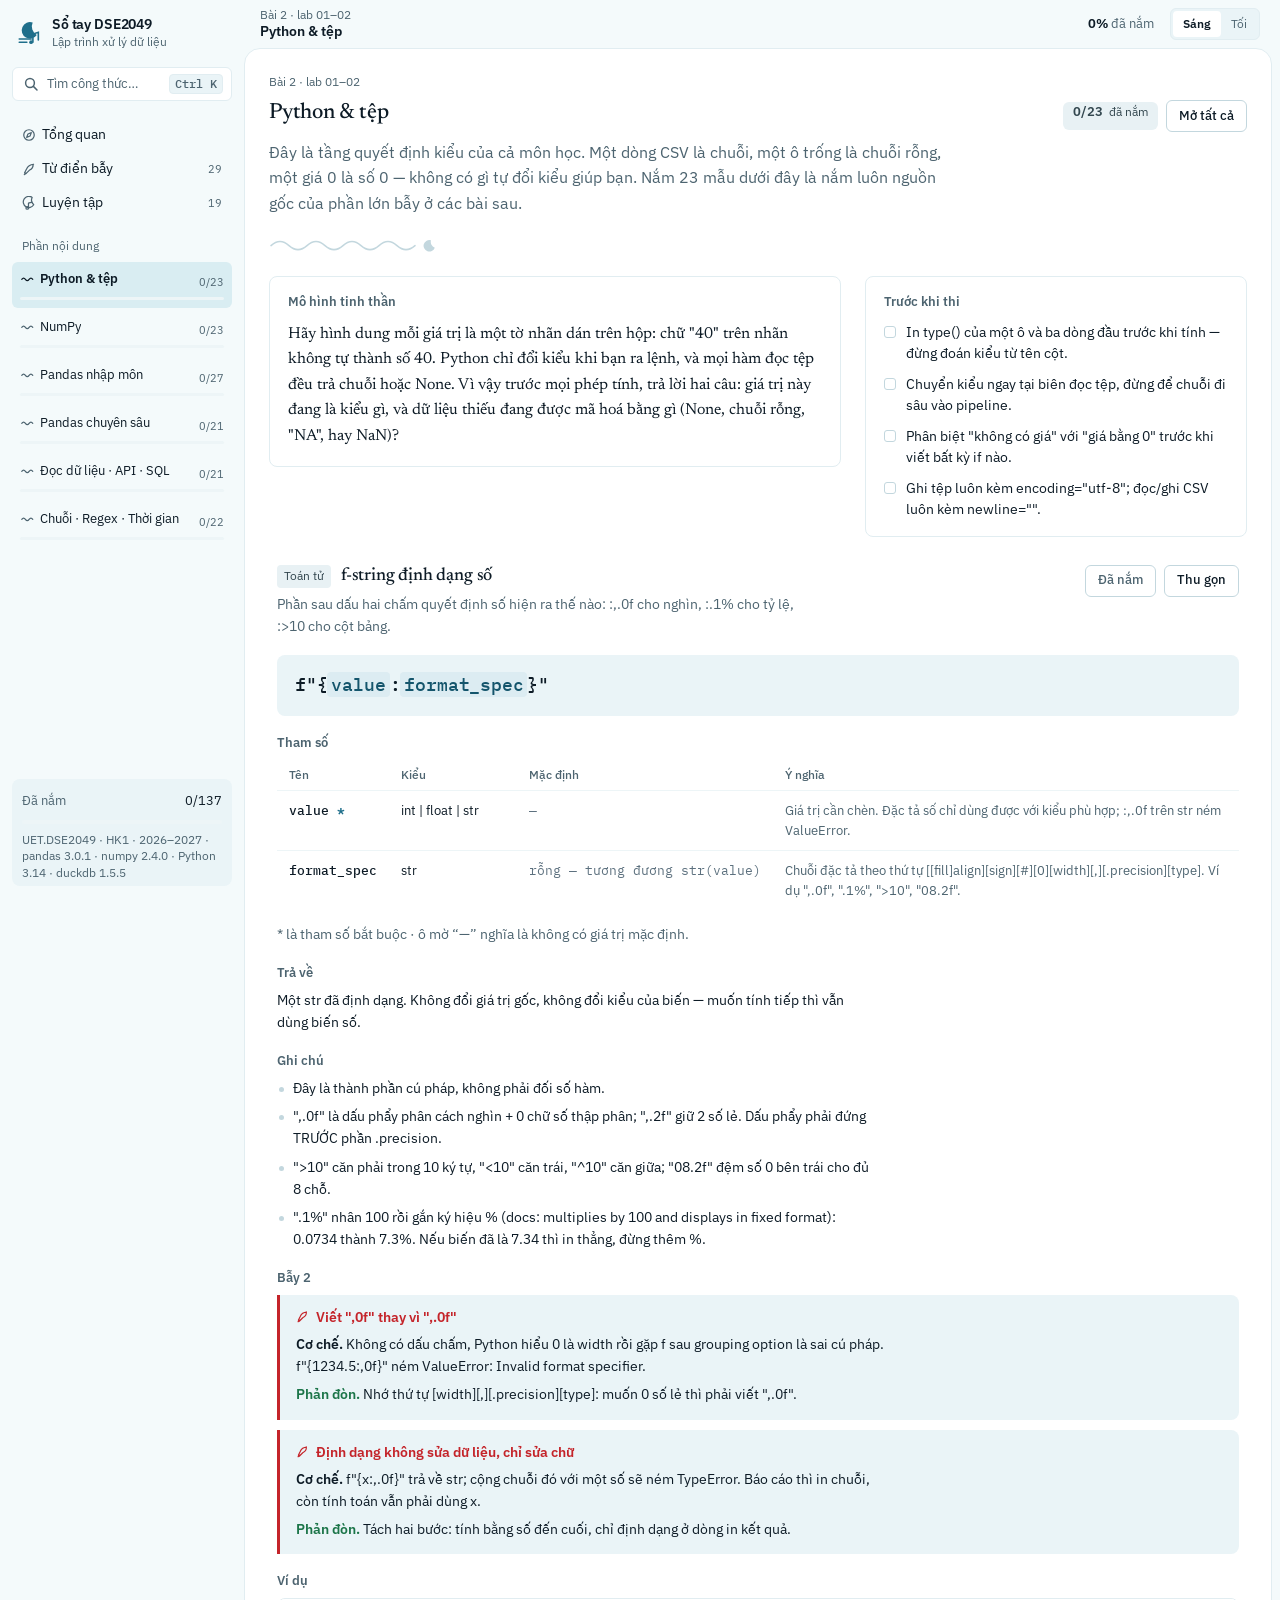
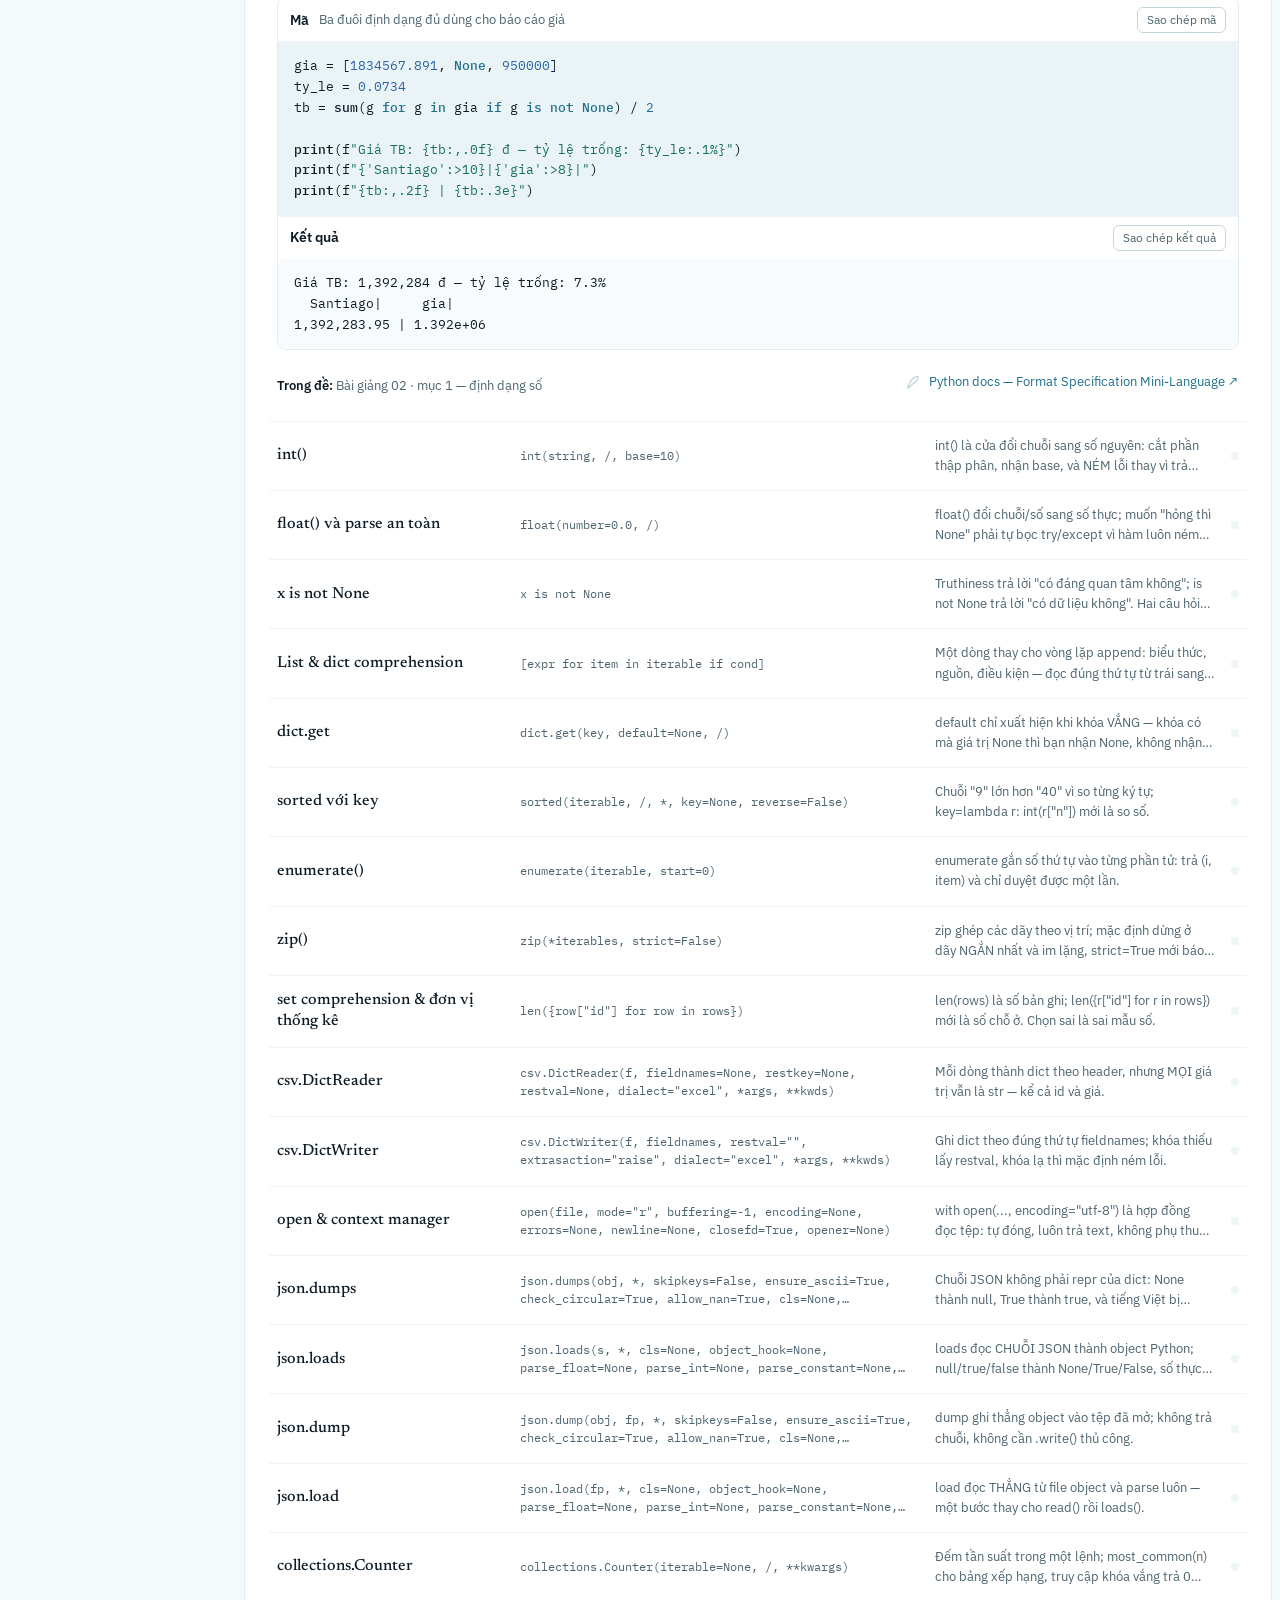
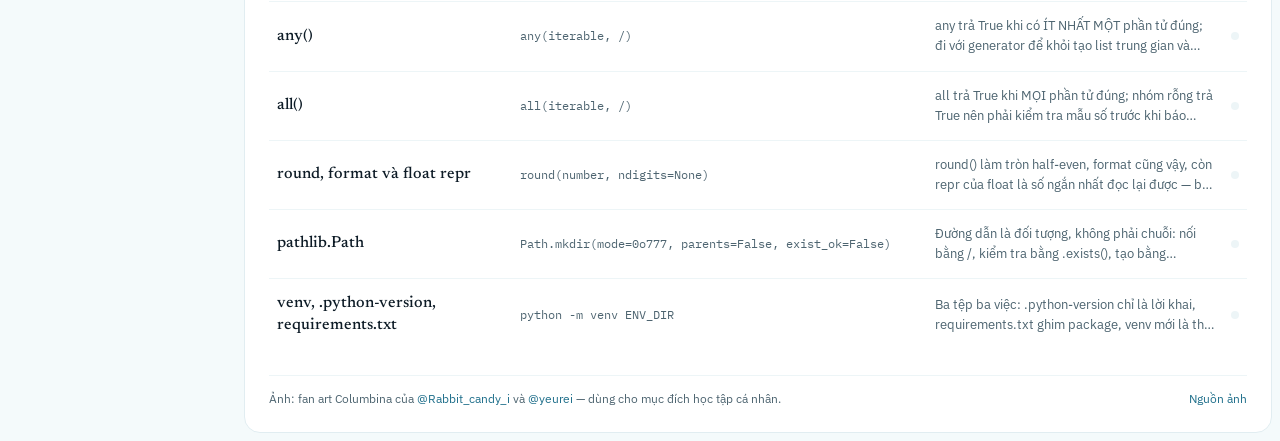
<file: index.html>
<!doctype html>
<html lang="vi">
  <head>
    <meta charset="utf-8" />
    <meta name="viewport" content="width=device-width, initial-scale=1" />
    <title>Sổ tay công thức — UET.DSE2049 Lập trình xử lý dữ liệu</title>
    <meta
      name="description"
      content="Sổ tay công thức Python, NumPy, pandas, SQL, regex và thời gian cho môn UET.DSE2049: tra cú pháp, đối số, bẫy thi và ví dụ chạy được trong vài giây."
    />
    <meta name="color-scheme" content="light dark" />
    <link
      rel="icon"
      href="data:image/svg+xml,%3Csvg xmlns='http://www.w3.org/2000/svg' viewBox='0 0 32 32'%3E%3Crect width='32' height='32' rx='7' fill='%231b6c80'/%3E%3Cpath d='M10 7.5v17' stroke='%23ffffff' stroke-width='2'/%3E%3Ccircle cx='10' cy='11.5' r='2.4' fill='%23ffffff'/%3E%3Ccircle cx='10' cy='20.5' r='2.4' fill='%23ffffff'/%3E%3Cpath d='M15 11.5h8M15 16h8M15 20.5h5' stroke='%23ffffff' stroke-width='2' stroke-linecap='round'/%3E%3C/svg%3E"
    />
    <script>
      // Ghi chủ đề trước khi vẽ để không nháy màu khi đổi sáng/tối.
      (function () {
        var t = null;
        try {
          t = localStorage.getItem('dse.theme.v1');
        } catch (e) {}
        if (t !== 'light' && t !== 'dark') {
          t = window.matchMedia && window.matchMedia('(prefers-color-scheme: dark)').matches ? 'dark' : 'light';
        }
        document.documentElement.setAttribute('data-theme', t);
      })();
    </script>
    <link rel="preconnect" href="https://fonts.googleapis.com" />
    <link rel="preconnect" href="https://fonts.gstatic.com" crossorigin />
    <link
      href="https://fonts.googleapis.com/css2?family=Newsreader:ital,wght@0,400;0,500;0,600;1,400&family=IBM+Plex+Mono:wght@400;500&family=IBM+Plex+Sans:wght@400;500;600&display=swap"
      rel="stylesheet"
    />
    <link rel="stylesheet" href="assets/styles.css" />
  </head>
  <body>
    <a class="skip-link" href="#sheet">Bỏ qua mục lục, tới nội dung</a>

    <aside class="sidebar" id="sidebar" aria-label="Mục lục sổ tay">
      <div class="brand">
        <svg class="brand-mark" viewBox="0 0 24 24" aria-hidden="true" focusable="false">
          <path class="mark-moon" d="M15.4 2.4a7.6 7.6 0 1 0 3.8 11.4A8.8 8.8 0 0 1 15.4 2.4Z" />
          <path class="mark-rule" d="M3 17.5h11M3 20.5h7" />
          <path class="mark-rule" d="M15.6 20.5V13l5-1.6v7" />
          <circle class="mark-dot" cx="13.9" cy="20.5" r="1.7" />
        </svg>
        <span class="brand-text">
          <span class="brand-name">Sổ tay DSE2049</span>
          <span class="brand-sub">Lập trình xử lý dữ liệu</span>
        </span>
      </div>

      <button class="search-trigger" id="searchTrigger" type="button" aria-haspopup="dialog">
        <svg class="ico" viewBox="0 0 16 16" aria-hidden="true" focusable="false">
          <circle cx="7" cy="7" r="4.4" />
          <path d="M10.4 10.4 14 14" />
        </svg>
          <span class="search-label">Tìm công thức…</span>
        <kbd class="kbd" id="searchKbd">Ctrl K</kbd>
      </button>

      <nav class="nav" aria-label="Điều hướng chính">
        <a class="nav-item" href="#/tong-quan" data-nav="tong-quan">
          <span class="nav-lead">
            <svg class="nav-ico" viewBox="0 0 16 16" aria-hidden="true" focusable="false">
              <circle cx="8" cy="8" r="6" />
              <path d="M10.7 5.3 9.2 9.2 5.3 10.7 6.8 6.8z" />
            </svg>
            <span>Tổng quan</span>
          </span>
        </a>
        <a class="nav-item" href="#/bay" data-nav="bay">
          <span class="nav-lead">
            <svg class="nav-ico" viewBox="0 0 16 16" aria-hidden="true" focusable="false">
              <path d="M13.2 2.6c-4 .2-6.7 2.2-8 5.4L3 12.4l1.2 1.2 4.1-4.1c2.9-1.4 4.6-4 4.4-6.6z" />
              <path d="M4.4 12.6 2.6 14.4" />
            </svg>
            <span>Từ điển bẫy</span>
          </span>
          <span class="nav-count num" id="navTrapCount">0</span>
        </a>
        <a class="nav-item" href="#/luyen-tap" data-nav="luyen-tap">
          <span class="nav-lead">
            <svg class="nav-ico" viewBox="0 0 16 16" aria-hidden="true" focusable="false">
              <path class="is-fill" d="M11.6 1.6A6.4 6.4 0 1 0 13.4 10 7.2 7.2 0 0 1 11.6 1.6z" />
              <path d="M7.4 13.6V8.2l4-1.2" />
              <circle cx="6" cy="13.6" r="1.5" />
            </svg>
            <span>Luyện tập</span>
          </span>
          <span class="nav-count num" id="navExamCount">0</span>
        </a>
        <p class="nav-label">Phần nội dung</p>
        <div class="nav-sections" id="navSections"></div>
      </nav>

      <div class="sidebar-foot">
        <div class="foot-line">
          <span class="foot-label">Đã nắm</span>
          <span class="num" id="footProgress">0/0</span>
        </div>
        <div class="foot-track" aria-hidden="true"><i id="footBar" style="width: 0%"></i></div>
        <p class="foot-meta" id="footMeta"></p>
      </div>
    </aside>

    <div class="scrim" id="scrim" hidden></div>

    <header class="topbar">
      <button class="icon-btn menu-btn" id="menuBtn" type="button" aria-label="Mở mục lục" aria-expanded="false">
        <svg class="ico" viewBox="0 0 16 16" aria-hidden="true" focusable="false">
          <path d="M2 4h12M2 8h12M2 12h12" />
        </svg>
      </button>
      <div class="topbar-view">
        <span class="view-kicker" id="viewKicker"></span>
        <span class="view-name" id="viewName">Tổng quan</span>
      </div>
      <div class="topbar-right">
        <button class="icon-btn topbar-search" id="topSearch" type="button" aria-label="Tìm công thức, bẫy">
          <svg class="ico" viewBox="0 0 16 16" aria-hidden="true" focusable="false">
            <circle cx="7" cy="7" r="4.4" />
            <path d="M10.4 10.4 14 14" />
          </svg>
        </button>
        <p class="topbar-progress">
          <span class="num" id="topPercent">0%</span> <span>đã nắm</span>
        </p>
        <div class="theme-switch" role="group" aria-label="Chế độ sáng tối">
          <button type="button" data-theme-set="light">Sáng</button>
          <button type="button" data-theme-set="dark">Tối</button>
        </div>
      </div>
    </header>

    <main class="sheet" id="sheet" tabindex="-1">
      <div class="view" id="view"></div>
      <footer class="app-footer">
        <p class="foot-credit">
          Ảnh: fan art Columbina của <a href="https://x.com/Rabbit_candy_i" target="_blank" rel="noopener noreferrer">@Rabbit_candy_i</a>
          và <a href="https://x.com/yeurei" target="_blank" rel="noopener noreferrer">@yeurei</a> — dùng cho mục đích học tập cá nhân.
        </p>
        <a href="#/nguon-anh">Nguồn ảnh</a>
      </footer>
    </main>

    <div class="overlay" id="overlay" hidden>
      <div class="overlay-box" role="dialog" aria-modal="true" aria-label="Tìm kiếm toàn cục">
        <div class="overlay-field">
          <svg class="ico" viewBox="0 0 16 16" aria-hidden="true" focusable="false">
            <circle cx="7" cy="7" r="4.4" />
            <path d="M10.4 10.4 14 14" />
          </svg>
          <input
            id="searchInput"
            type="text"
            placeholder="Nhập tên hàm, đối số, bẫy — gõ không dấu cũng được"
            autocomplete="off"
            spellcheck="false"
            aria-label="Ô tìm kiếm"
            aria-controls="searchResults"
          />
          <button class="ghost-btn" id="searchClose" type="button">Đóng</button>
        </div>
        <p class="overlay-hint">Phím mũi tên di chuyển · Enter mở · Esc đóng</p>
        <div class="overlay-results" id="searchResults" aria-live="polite"></div>
      </div>
    </div>

    <noscript>
      <div class="noscript">
        <p>
          Sổ tay này cần JavaScript để tra cứu công thức và bẫy. Nếu bạn tắt JavaScript, hãy mở trực tiếp các
          file trong thư mục <code>site/data/</code> để đọc dữ liệu gốc.
        </p>
      </div>
    </noscript>

    <!-- data:start -->
    <script src="data/00-manifest.js"></script>
    <script src="data/99-example.js"></script>
    <script src="data/01-python.js"></script>
    <script src="data/02-numpy.js"></script>
    <script src="data/03-pandas-co-ban.js"></script>
    <script src="data/04-pandas-nang-cao.js"></script>
    <script src="data/05-du-lieu-sql.js"></script>
    <script src="data/06-regex-thoi-gian.js"></script>
    <script src="data/07-bay.js"></script>
    <script src="data/08-luyen-tap.js"></script>
    <script src="data/09-bo-19-cau.js"></script>
    <script src="data/10-de-moi.js"></script>
    <!-- data:end -->
    <script src="assets/app.js"></script>
  </body>
</html>
</file>
<file: assets/styles.css>
/* =============================================================================
   Sổ tay công thức — UET.DSE2049
   Hướng thiết kế: "framed-sheet" (draw.mjs --app, seed 1260153173)
   Một khung chữ L màu nhạt (sidebar + thanh trên), nội dung nằm trên một
   "tờ giấy" trắng thụt 8px vào mép phải/dưới, bo 16px, chỉ có 1px viền, không đổ bóng.
   Màu chỉ dành cho dữ liệu và trạng thái; chữ ký hàm là điểm nhấn của mỗi card.
   ========================================================================== */

/* --- 1. Token ------------------------------------------------------------ */
:root {
  /* Thuỷ triều — ban ngày: nền giấy ngọc trai, mực xanh sâu, bọt biển làm nấc nhấn */
  --ground: #f4fafb;
  --surface: #ffffff;
  --raised: #eaf4f7;
  --raised-2: #f7fbfd;
  --active: #d9edf2;
  --border: #e1edf1;
  --rule: #edf5f7;
  --control: #c3d7de;

  --text: #0d1b26;
  --muted: #4d6470;
  --faint: #5d717f;

  --accent: #1f6f8b;
  --accent-deep: #14556c;
  --accent-soft: #dcecf2;
  --accent-on: #ffffff;

  /* tím khói — chỉ cho selected / highlight, không bao giờ cho đúng/sai */
  --accent-2: #8f7bb8;
  --accent-2-deep: #5f4d86;
  --accent-2-soft: #ece7f4;

  --positive: #1c7549;
  --positive-soft: #dcfae5;
  --positive-ink: #07391f;

  --negative: #c4242a;
  --negative-soft: #ffedea;
  --negative-ink: #831c1e;

  --warning: #8a5a00;
  --warning-soft: #f3e3c0;
  --warning-ink: #6b4400;

  --neutral-soft: #e8f1f4;
  --neutral-ink: #33474f;

  --hl-1: #d3e9f0;
  --hl-2: #ece7f4;
  --hl-3: #a8d3e0;

  --tok-str: #16705a;
  --tok-num: #2a63a8;
  --tok-kw: #1f6f8b;
  --tok-com: #586d79;
  --tok-fn: #0d1b26;

  /* scrim trung tính (các kênh lệch ≤14) dùng dưới chữ trắng trên ảnh */
  --scrim: rgba(8, 11, 12, 0.5);

  /* chữ: serif tiêu đề · sans giao diện · mono cho mã và chữ ký */
  --serif: "Newsreader", Georgia, "Times New Roman", serif;
  --sans: "IBM Plex Sans", "Segoe UI", system-ui, -apple-system, Arial, sans-serif;
  --mono: "IBM Plex Mono", "Cascadia Mono", Consolas, "Courier New", monospace;

  --fs-meta: 12px;
  --fs-small: 13px;
  --fs-body: 14px;
  --fs-lead: 16px;
  --fs-name: 18px;
  --fs-h1: 22px;
  --fs-kpi: 28px;

  --radius-sheet: 16px;
  --radius-card: 8px;
  --radius-control: 6px;

  --sidebar-w: 244px;
  --topbar-h: 48px;
  --pad: 24px;
}

:root[data-theme="dark"] {
  /* Thuỷ triều — đêm: nền xanh dương sâu như biển, trăng là chữ và accent */
  --ground: #070d12;
  --surface: #0b1117;
  --raised: #121a21;
  --raised-2: #161f27;
  --active: #1d2c37;
  --border: #1c2a33;
  --rule: #172229;
  --control: #3a5265;

  --text: #eef6f9;
  --muted: #a3b6c1;
  --faint: #93a8b4;

  --accent: #56b3c9;
  --accent-deep: #8ad4e6;
  --accent-soft: #12313d;
  --accent-on: #05161d;

  --accent-2: #a693cf;
  --accent-2-deep: #c9bde8;
  --accent-2-soft: #2a2440;

  --positive: #4cc38a;
  --positive-soft: #16281f;
  --positive-ink: #8ddcb2;

  --negative: #ed7085;
  --negative-soft: #2c1a20;
  --negative-ink: #f0879a;

  --warning: #e0a44a;
  --warning-soft: #33270f;
  --warning-ink: #f2c87c;

  --neutral-soft: #1a2a34;
  --neutral-ink: #cfdde4;

  --hl-1: #12313d;
  --hl-2: #2a2440;
  --hl-3: #1d4a5c;

  --tok-str: #7cc9a6;
  --tok-num: #8fb9e8;
  --tok-kw: #6cc0d4;
  --tok-com: #93a4ad;
  --tok-fn: #eef6f9;

  --scrim: rgba(0, 0, 0, 0.62);
}

/* --- 2. Nền tảng --------------------------------------------------------- */
*,
*::before,
*::after {
  box-sizing: border-box;
}

html {
  -webkit-text-size-adjust: 100%;
}

body {
  margin: 0;
  background: var(--ground);
  color: var(--text);
  font: 400 var(--fs-body) / 1.55 var(--sans);
  font-variant-numeric: tabular-nums;
  -webkit-font-smoothing: antialiased;
  transition: background-color 160ms ease-out, color 160ms ease-out;
}

h1,
h2,
h3,
h4,
p,
ul,
ol,
figure {
  margin: 0;
}

ul,
ol {
  padding: 0;
  list-style: none;
}

a {
  color: var(--accent);
  text-decoration: none;
  text-underline-offset: 3px;
}

a:hover {
  text-decoration: underline;
}

button,
input {
  font: inherit;
  color: inherit;
}

button {
  cursor: pointer;
}

/* mã và tên đối số luôn đi cùng một họ chữ mono đã nạp (không rơi về monospace hệ thống) */
code,
samp {
  font-family: var(--mono);
  font-size: inherit;
  line-height: inherit;
}

:focus-visible {
  outline: 2px solid var(--accent);
  outline-offset: 2px;
  border-radius: 3px;
}

.num {
  font-variant-numeric: tabular-nums;
}

.skip-link {
  position: absolute;
  left: 8px;
  top: -48px;
  z-index: 90;
  background: var(--surface);
  color: var(--text);
  border: 1px solid var(--border);
  border-radius: var(--radius-control);
  padding: 8px 12px;
  font-size: var(--fs-small);
}

.skip-link:focus {
  top: 8px;
}

.noscript {
  margin: 96px auto 0;
  max-width: 46rem;
  padding: 20px 24px;
  background: var(--surface);
  border: 1px solid var(--border);
  border-radius: var(--radius-card);
}

/* --- 3. Khung chữ L ------------------------------------------------------ */
.sidebar {
  position: fixed;
  inset: 0 auto 0 0;
  z-index: 40;
  width: var(--sidebar-w);
  display: flex;
  flex-direction: column;
  gap: 18px;
  padding: 16px 12px 14px;
  overflow-y: auto;
  background: var(--ground);
}

.brand {
  display: flex;
  align-items: center;
  gap: 10px;
  padding: 0 4px;
}

.brand-mark {
  width: 26px;
  height: 26px;
  flex: none;
  fill: none;
  color: var(--accent);
}

.mark-rule {
  stroke: currentColor;
  stroke-width: 1.5;
  stroke-linecap: round;
}

.mark-moon,
.mark-dot {
  fill: currentColor;
}

.brand-text {
  display: flex;
  flex-direction: column;
  min-width: 0;
}

.brand-name {
  font: 600 var(--fs-body) / 1.25 var(--sans);
  letter-spacing: -0.01em;
}

.brand-sub {
  font-size: var(--fs-meta);
  color: var(--muted);
  line-height: 1.3;
}

.search-trigger {
  display: flex;
  align-items: center;
  gap: 8px;
  width: 100%;
  height: 34px;
  padding: 0 8px 0 10px;
  background: var(--surface);
  border: 1px solid var(--border);
  border-radius: var(--radius-control);
  color: var(--muted);
  font-size: var(--fs-small);
  transition: border-color 140ms ease-out, color 140ms ease-out;
}

.search-trigger:hover {
  border-color: var(--control);
  color: var(--text);
}

.search-label {
  flex: 1;
  text-align: left;
  white-space: nowrap;
  overflow: hidden;
  text-overflow: ellipsis;
}

.kbd {
  font: 500 var(--fs-meta) / 1 var(--mono);
  color: var(--muted);
  background: var(--raised);
  border: 1px solid var(--border);
  border-radius: 4px;
  padding: 3px 5px;
}

.ico {
  width: 16px;
  height: 16px;
  flex: none;
  fill: none;
  stroke: currentColor;
  stroke-width: 1.5;
  stroke-linecap: round;
}

.nav {
  display: flex;
  flex-direction: column;
  gap: 2px;
}

.nav-item {
  display: flex;
  align-items: center;
  justify-content: space-between;
  gap: 8px;
  min-height: 32px;
  padding: 0 10px;
  border-radius: var(--radius-control);
  color: var(--text);
  font-size: var(--fs-body);
}

.nav-item:hover {
  background: var(--raised);
  text-decoration: none;
}

.nav-lead {
  display: flex;
  align-items: center;
  gap: 6px;
  min-width: 0;
}

.nav-item .nav-ico {
  color: var(--muted);
}

.nav-item.is-active .nav-ico {
  color: var(--text);
}

.nav-item.is-active {
  background: var(--active);
  font-weight: 500;
}

.nav-count {
  font-size: 11px;
  color: var(--muted);
}

.nav-label {
  margin: 16px 0 4px;
  padding: 0 10px;
  font-size: var(--fs-meta);
  color: var(--muted);
}

.nav-sections {
  display: flex;
  flex-direction: column;
  gap: 2px;
}

.nav-sec {
  display: block;
  padding: 7px 8px 8px;
  border-radius: var(--radius-control);
}

.nav-sec:hover {
  background: var(--raised);
  text-decoration: none;
}

.nav-sec.is-active {
  background: var(--active);
}

.nav-sec-top {
  display: flex;
  align-items: baseline;
  justify-content: space-between;
  gap: 6px;
}

.nav-sec-lead {
  display: flex;
  align-items: center;
  gap: 6px;
  min-width: 0;
}

.nav-sec-lead .nav-ico {
  color: var(--muted);
}

.nav-sec.is-active .nav-sec-lead .nav-ico {
  color: var(--text);
}

.nav-sec-name {
  font-size: var(--fs-small);
  color: var(--text);
  white-space: nowrap;
  overflow: hidden;
  text-overflow: ellipsis;
}

.nav-sec.is-active .nav-sec-name {
  font-weight: 600;
}

.nav-sec-num {
  font-size: 11px;
  color: var(--muted);
  flex: none;
}

.nav-track {
  display: block;
  height: 3px;
  margin-top: 6px;
  background: var(--rule);
  border-radius: 999px;
  overflow: hidden;
}

.nav-track i {
  display: block;
  height: 100%;
  background: var(--accent);
}

.sidebar-foot {
  margin-top: auto;
  padding: 12px 10px 4px;
  background: var(--raised);
  border-radius: var(--radius-card);
}

.foot-line {
  display: flex;
  align-items: baseline;
  justify-content: space-between;
  font-size: var(--fs-small);
}

.foot-label {
  color: var(--muted);
}

.foot-track {
  height: 4px;
  margin-top: 8px;
  background: var(--rule);
  border-radius: 999px;
  overflow: hidden;
}

.foot-track i {
  display: block;
  height: 100%;
  background: var(--accent);
}

.foot-meta {
  margin-top: 8px;
  font-size: var(--fs-meta);
  color: var(--muted);
  line-height: 1.4;
}

.topbar {
  position: fixed;
  top: 0;
  left: var(--sidebar-w);
  right: 0;
  z-index: 35;
  height: var(--topbar-h);
  display: flex;
  align-items: center;
  gap: 14px;
  padding: 0 20px 0 16px;
  background: var(--ground);
}

.menu-btn,
.topbar-search {
  display: none;
}

/* specificity: .icon-btn đặt inline-flex nên hai nút này phải thắng nó */
button.menu-btn,
button.topbar-search {
  display: none;
}

.topbar-view {
  display: flex;
  flex-direction: column;
  justify-content: center;
  min-width: 0;
  line-height: 1.2;
}

.view-kicker {
  font-size: var(--fs-meta);
  color: var(--muted);
}

.view-kicker:empty {
  display: none;
}

.view-name {
  font-size: var(--fs-body);
  font-weight: 600;
  white-space: nowrap;
  overflow: hidden;
  text-overflow: ellipsis;
}

.topbar-right {
  margin-left: auto;
  display: flex;
  align-items: center;
  gap: 16px;
}

.topbar-progress {
  font-size: var(--fs-small);
  color: var(--muted);
  white-space: nowrap;
}

.topbar-progress .num {
  color: var(--text);
  font-weight: 600;
}

.theme-switch {
  display: flex;
  padding: 2px;
  background: var(--raised);
  border: 1px solid var(--border);
  border-radius: var(--radius-control);
}

.theme-switch button {
  height: 26px;
  padding: 0 10px;
  border: 0;
  background: transparent;
  color: var(--muted);
  font-size: var(--fs-meta);
  border-radius: 4px;
}

.theme-switch button[aria-pressed="true"] {
  background: var(--surface);
  color: var(--text);
  font-weight: 600;
}

/* --- 4. Tờ giấy ---------------------------------------------------------- */
.sheet {
  margin: var(--topbar-h) 8px 8px var(--sidebar-w);
  min-height: calc(100svh - 56px);
  padding: var(--pad);
  background: var(--surface);
  border: 1px solid var(--border);
  border-radius: var(--radius-sheet);
}

.view {
  display: flex;
  flex-direction: column;
  gap: 24px;
  max-width: 1120px;
}

/* --- 5. Tiêu đề phần ----------------------------------------------------- */
.sec-head {
  display: flex;
  flex-direction: column;
  gap: 8px;
}

.sec-meta {
  font-size: var(--fs-meta);
  color: var(--muted);
}

.sec-title-row {
  display: flex;
  align-items: flex-start;
  justify-content: space-between;
  gap: 16px;
  flex-wrap: wrap;
}

h1 {
  font: 500 var(--fs-h1) / 1.25 var(--serif);
  letter-spacing: -0.01em;
  overflow-wrap: break-word;
}

.sec-blurb {
  max-width: 68ch;
  font-size: var(--fs-lead);
  color: var(--muted);
  line-height: 1.6;
}

.sec-tools {
  display: flex;
  align-items: center;
  gap: 8px;
  flex: none;
}

.count-chip {
  display: inline-flex;
  align-items: baseline;
  gap: 6px;
  height: 28px;
  padding: 0 10px;
  background: var(--neutral-soft);
  color: var(--neutral-ink);
  border-radius: var(--radius-control);
  font-size: var(--fs-meta);
  white-space: nowrap;
}

.count-chip .num {
  font-size: var(--fs-small);
  font-weight: 600;
}

.ghost-btn,
.solid-btn {
  height: 32px;
  padding: 0 12px;
  border-radius: var(--radius-control);
  font-size: var(--fs-small);
  font-weight: 500;
  white-space: nowrap;
  transition: background-color 140ms ease-out, border-color 140ms ease-out;
}

.ghost-btn {
  background: var(--surface);
  border: 1px solid var(--control);
  color: var(--text);
}

.ghost-btn:hover {
  background: var(--raised);
}

.solid-btn {
  background: var(--text);
  border: 1px solid var(--text);
  color: var(--surface);
}

.solid-btn:hover {
  background: var(--accent-deep);
  border-color: var(--accent-deep);
}

:root[data-theme="dark"] .solid-btn {
  color: var(--ground);
}

.icon-btn {
  display: inline-flex;
  align-items: center;
  justify-content: center;
  width: 32px;
  height: 32px;
  padding: 0;
  background: transparent;
  border: 1px solid transparent;
  border-radius: var(--radius-control);
  color: var(--muted);
}

.icon-btn:hover {
  background: var(--raised);
  color: var(--text);
}

/* --- 6. Mô hình tinh thần + checklist ------------------------------------ */
.duo {
  display: grid;
  grid-template-columns: 1.5fr 1fr;
  gap: 24px;
  /* mỗi panel giữ đúng chiều cao nội dung của nó: kéo cao lên chỉ tạo một
     khoảng trống trong đáy card */
  align-items: start;
}

.panel {
  background: var(--surface);
  border: 1px solid var(--border);
  border-radius: var(--radius-card);
  padding: 16px 18px;
}

.panel h2 {
  font: 600 var(--fs-small) / 1.4 var(--sans);
  color: var(--muted);
  margin-bottom: 10px;
}

.mental p {
  font: 400 var(--fs-lead) / 1.6 var(--serif);
  color: var(--text);
}

.check-list {
  display: flex;
  flex-direction: column;
  gap: 10px;
}

.check-list li {
  display: flex;
  gap: 10px;
  font-size: var(--fs-body);
  line-height: 1.5;
}

.check-list li::before {
  content: "";
  flex: none;
  width: 12px;
  height: 12px;
  margin-top: 4px;
  border: 1px solid var(--control);
  border-radius: 3px;
  background: var(--surface);
}

/* --- 7. Danh sách card --------------------------------------------------- */
.card-list {
  display: flex;
  flex-direction: column;
}

.card {
  border-top: 1px solid var(--rule);
  /* khi nhảy tới card, chừa đúng chiều cao thanh trên + 12px: dòng phía trên
     nằm trọn trong lề đệm 14px của hàng nên không lộ nét bị cắt */
  scroll-margin-top: calc(var(--topbar-h) + 12px);
}

.card.is-flash {
  animation: flash 900ms ease-out both;
}

@keyframes flash {
  0% {
    background-color: var(--accent-soft);
  }
  100% {
    background-color: transparent;
  }
}

.card:first-child {
  border-top: 0;
}

.card-row {
  display: grid;
  grid-template-columns: minmax(140px, 0.85fr) minmax(0, 1.5fr) minmax(0, 1.05fr) auto;
  align-items: center;
  gap: 16px;
  width: 100%;
  padding: 14px 8px;
  background: transparent;
  border: 0;
  text-align: left;
  transition: background-color 140ms ease-out;
}

.card-row:hover {
  background: var(--raised);
}

.card-row[hidden] {
  display: none;
}

.card-row[aria-expanded="true"] {
  display: none;
}

.card-row-name {
  font: 500 var(--fs-lead) / 1.35 var(--serif);
  color: var(--text);
}

.card-row-sig {
  font: 400 var(--fs-meta) / 1.5 var(--mono);
  color: var(--muted);
  white-space: normal;
  overflow: hidden;
  overflow-wrap: break-word;
  display: -webkit-box;
  -webkit-box-orient: vertical;
  -webkit-line-clamp: 2;
}

.card-row-tag {
  font-size: var(--fs-small);
  color: var(--muted);
  white-space: normal;
  overflow: hidden;
  overflow-wrap: break-word;
  display: -webkit-box;
  -webkit-box-orient: vertical;
  -webkit-line-clamp: 2;
}

.card-row-state {
  display: inline-block;
  width: 8px;
  height: 8px;
  border-radius: 50%;
  background: var(--rule);
  justify-self: end;
}

.card.is-done .card-row-state {
  background: var(--positive);
}

.card-body {
  padding: 4px 8px 24px;
  display: flex;
  flex-direction: column;
  gap: 18px;
}

.card-body[hidden] {
  display: none;
}

.card.is-open .card-body {
  animation: card-in 220ms cubic-bezier(0.2, 0.7, 0.3, 1) both;
}

@keyframes card-in {
  from {
    opacity: 0;
    transform: translateY(-6px);
  }
  to {
    opacity: 1;
    transform: none;
  }
}

.card-head {
  display: flex;
  align-items: flex-start;
  justify-content: space-between;
  gap: 16px;
  flex-wrap: wrap;
}

.card-titles {
  display: flex;
  flex-direction: column;
  gap: 6px;
  min-width: 0;
}

.card-name-row {
  display: flex;
  align-items: center;
  gap: 10px;
  flex-wrap: wrap;
}

.kind {
  display: inline-block;
  padding: 2px 7px;
  background: var(--neutral-soft);
  color: var(--neutral-ink);
  border-radius: 4px;
  font-size: var(--fs-meta);
  white-space: nowrap;
}

.card-name {
  font: 500 var(--fs-name) / 1.3 var(--serif);
  letter-spacing: -0.01em;
  overflow-wrap: anywhere;
}

.card-tag {
  font-size: var(--fs-body);
  color: var(--muted);
  max-width: 66ch;
}

.card-tools {
  display: flex;
  align-items: center;
  gap: 8px;
  flex: none;
}

.master-btn {
  height: 32px;
  padding: 0 12px;
  background: var(--surface);
  border: 1px solid var(--control);
  border-radius: var(--radius-control);
  color: var(--muted);
  font-size: var(--fs-small);
  font-weight: 500;
  transition: background-color 140ms ease-out, border-color 140ms ease-out, color 140ms ease-out;
}

.master-btn:hover {
  color: var(--text);
  border-color: var(--text);
}

.master-btn[aria-pressed="true"] {
  background: var(--positive-soft);
  border-color: var(--positive);
  color: var(--positive-ink);
}

.master-btn[aria-pressed="true"]::before {
  content: "";
  display: inline-block;
  width: 7px;
  height: 7px;
  margin-right: 7px;
  border-radius: 50%;
  background: var(--positive);
  vertical-align: 1px;
}

/* chữ ký hàm — điểm nhấn của card */
.sig {
  padding: 16px 18px;
  background: var(--raised);
  border-radius: var(--radius-card);
  font: 500 var(--fs-name) / 1.6 var(--mono);
  letter-spacing: -0.01em;
  color: var(--text);
  overflow-x: auto;
  white-space: pre-wrap;
  overflow-wrap: anywhere;
}

.sig-sep {
  color: var(--muted);
  font-weight: 400;
}

.arg {
  display: inline;
  padding: 1px 4px;
  background: var(--accent-soft);
  color: var(--accent-deep);
  border: 0;
  border-radius: 4px;
  font: inherit;
  transition: background-color 140ms ease-out, color 140ms ease-out;
}

.arg:hover,
.arg.is-hot {
  background: var(--accent);
  color: var(--accent-on);
}

/* --- 8. Bảng đối số ------------------------------------------------------ */
.table-wrap {
  overflow-x: auto;
}

table.args {
  width: 100%;
  border-collapse: collapse;
  font-size: var(--fs-small);
  line-height: 1.5;
}

table.args th {
  padding: 6px 12px;
  text-align: left;
  font-weight: 500;
  font-size: var(--fs-meta);
  color: var(--muted);
  white-space: nowrap;
}

table.args td {
  padding: 10px 12px;
  border-top: 1px solid var(--rule);
  vertical-align: top;
}

table.args tr.is-hot td {
  background: var(--accent-soft);
}

.p-name {
  font-family: var(--mono);
  font-weight: 500;
  color: var(--text);
  white-space: nowrap;
}

.p-req {
  color: var(--accent);
  font-weight: 600;
}

.p-type {
  color: var(--text);
  min-width: 128px;
  overflow-wrap: break-word;
}

.p-def {
  color: var(--faint);
  font-family: var(--mono);
  white-space: nowrap;
}

.p-desc {
  color: var(--muted);
  min-width: 240px;
  overflow-wrap: break-word;
}

.table-note {
  margin-top: 6px;
  font-size: var(--fs-meta);
  color: var(--muted);
}

.no-params {
  padding: 12px 14px;
  background: var(--raised);
  border-radius: var(--radius-card);
  font-size: var(--fs-small);
  color: var(--muted);
}

/* --- 9. Các khối trong card --------------------------------------------- */
.blk {
  display: flex;
  flex-direction: column;
  gap: 8px;
}

.blk h4 {
  font: 600 var(--fs-small) / 1.4 var(--sans);
  color: var(--muted);
}

.blk > p {
  font-size: var(--fs-body);
  max-width: 74ch;
}

.notes {
  display: flex;
  flex-direction: column;
  gap: 7px;
  max-width: 74ch;
}

.notes li {
  position: relative;
  padding-left: 16px;
  font-size: var(--fs-body);
  line-height: 1.55;
}

.notes li::before {
  content: "";
  position: absolute;
  left: 2px;
  top: 9px;
  width: 5px;
  height: 5px;
  border-radius: 50%;
  background: var(--control);
}

.pitfall {
  padding: 12px 16px 14px;
  background: var(--raised);
  border-left: 3px solid var(--negative);
  border-radius: 0 var(--radius-card) var(--radius-card) 0;
}

.pitfall + .pitfall {
  margin-top: 10px;
}

.pitfall-title {
  font-size: var(--fs-body);
  font-weight: 600;
  color: var(--negative);
  line-height: 1.45;
}

.pitfall p + p {
  margin-top: 6px;
}

.pitfall p {
  font-size: var(--fs-body);
  line-height: 1.55;
  max-width: 74ch;
}

.lbl {
  font-weight: 600;
  color: var(--text);
}

.counter .lbl {
  color: var(--positive);
}

/* ví dụ chạy được */
.example {
  border: 1px solid var(--border);
  border-radius: var(--radius-card);
  overflow: hidden;
}

.example-head,
.out-head {
  display: flex;
  align-items: center;
  gap: 10px;
  padding: 8px 12px;
  background: var(--surface);
  border-bottom: 1px solid var(--rule);
}

.out-head {
  border-top: 1px solid var(--rule);
  border-bottom: 0;
}

.example-title {
  font-size: var(--fs-small);
  color: var(--muted);
  min-width: 0;
  white-space: normal;
  overflow: hidden;
  overflow-wrap: anywhere;
  display: -webkit-box;
  -webkit-box-orient: vertical;
  -webkit-line-clamp: 1;
}

.copy-btn {
  margin-left: auto;
  height: 26px;
  padding: 0 9px;
  background: var(--surface);
  border: 1px solid var(--control);
  border-radius: var(--radius-control);
  font-size: var(--fs-meta);
  color: var(--muted);
  white-space: nowrap;
}

.copy-btn:hover {
  color: var(--text);
  border-color: var(--text);
}

.copy-btn.is-done {
  background: var(--positive-soft);
  border-color: var(--positive);
  color: var(--positive-ink);
}

pre {
  margin: 0;
  padding: 14px 16px;
  background: var(--raised);
  font: 400 var(--fs-small) / 1.6 var(--mono);
  white-space: pre-wrap;
  overflow-wrap: break-word;
  overflow-x: auto;
}

.out {
  background: var(--raised-2);
}

.tok-str {
  color: var(--tok-str);
}

.tok-num {
  color: var(--tok-num);
}

.tok-kw {
  color: var(--tok-kw);
  font-weight: 500;
}

.tok-com {
  color: var(--tok-com);
}

.tok-fn {
  color: var(--tok-fn);
  font-weight: 500;
}

.foot-right {
  display: flex;
  align-items: center;
  gap: 8px;
}

.card-foot {
  display: flex;
  align-items: baseline;
  justify-content: space-between;
  gap: 16px;
  flex-wrap: wrap;
  padding-top: 4px;
}

.exam {
  font-size: var(--fs-small);
  color: var(--muted);
  max-width: 70ch;
}

.exam b {
  color: var(--text);
  font-weight: 600;
}

.src {
  font-size: var(--fs-small);
  white-space: nowrap;
}

/* --- 10. Tổng quan ------------------------------------------------------- */


.stats {
  display: grid;
  grid-template-columns: repeat(3, 1fr);
  background: var(--surface);
  border: 1px solid var(--border);
  border-radius: var(--radius-card);
  overflow: hidden;
}

.stat {
  padding: 16px 18px 18px;
  border-left: 1px solid var(--rule);
}

.stat:first-child {
  border-left: 0;
}

.stat-label {
  display: block;
  font-size: var(--fs-meta);
  color: var(--muted);
  margin-bottom: 4px;
}

.stat-num {
  font: 400 var(--fs-kpi) / 1.2 var(--sans);
  color: var(--text);
}

.block {
  display: flex;
  flex-direction: column;
  gap: 12px;
}

.block h2 {
  font: 600 var(--fs-lead) / 1.4 var(--sans);
  letter-spacing: -0.005em;
}

.block[hidden] {
  display: none;
}

.block-note {
  font-size: var(--fs-small);
  color: var(--muted);
}

.mindset-grid {
  display: grid;
  grid-template-columns: repeat(auto-fit, minmax(270px, 1fr));
  gap: 16px;
}

.mindset-item {
  padding: 14px 16px;
  background: var(--raised);
  border-radius: var(--radius-card);
}

.mindset-item h3 {
  font: 500 var(--fs-lead) / 1.4 var(--serif);
  margin-bottom: 6px;
}

.mindset-item p {
  font-size: var(--fs-small);
  color: var(--muted);
  line-height: 1.55;
}

/* hàng cuối của lưới 5 mục không để trống một ô lưới */
@media (min-width: 700px) {
  .mindset-grid > :last-child:nth-child(3n + 2) {
    grid-column: span 2;
  }
}

.sec-cards {
  display: grid;
  grid-template-columns: repeat(auto-fit, minmax(280px, 1fr));
  gap: 16px;
}

.sec-card {
  display: flex;
  flex-direction: column;
  gap: 8px;
  padding: 16px;
  background: var(--surface);
  border: 1px solid var(--border);
  border-radius: var(--radius-card);
  color: inherit;
  transition: background-color 140ms ease-out, border-color 140ms ease-out;
}

.sec-card:hover {
  background: var(--raised);
  border-color: var(--control);
  text-decoration: none;
}

.sec-card-kicker {
  font-size: var(--fs-meta);
  color: var(--muted);
}

.sec-card h3 {
  font: 500 var(--fs-lead) / 1.35 var(--serif);
}

.sec-card p {
  font-size: var(--fs-small);
  color: var(--muted);
  line-height: 1.5;
  flex: 1;
}

.sec-card-foot {
  display: flex;
  align-items: center;
  justify-content: space-between;
  gap: 8px;
  font-size: var(--fs-meta);
  color: var(--muted);
}

.sec-card .nav-track {
  margin-top: 0;
}

.road {
  display: grid;
  grid-template-columns: repeat(auto-fit, minmax(240px, 1fr));
  gap: 16px;
}

.road li {
  padding: 14px 16px;
  background: var(--surface);
  border: 1px solid var(--border);
  border-radius: var(--radius-card);
}

.road-day {
  display: block;
  font-size: var(--fs-meta);
  color: var(--muted);
  margin-bottom: 6px;
}

.road-title {
  display: block;
  font: 500 var(--fs-lead) / 1.4 var(--serif);
  margin-bottom: 6px;
}

.road-body {
  font-size: var(--fs-small);
  color: var(--muted);
  line-height: 1.55;
}

.docs {
  display: flex;
  flex-wrap: wrap;
  gap: 8px;
}

.doc-link {
  display: inline-flex;
  align-items: center;
  gap: 6px;
  height: 32px;
  padding: 0 12px;
  background: var(--surface);
  border: 1px solid var(--border);
  border-radius: var(--radius-control);
  font-size: var(--fs-small);
  color: var(--text);
}

.doc-link:hover {
  background: var(--raised);
  border-color: var(--control);
  text-decoration: none;
}

.doc-link span {
  color: var(--muted);
  font-size: var(--fs-meta);
}

.empty {
  padding: 20px 22px;
  background: var(--raised);
  border-radius: var(--radius-card);
  font-size: var(--fs-body);
  color: var(--muted);
  max-width: 74ch;
}

.empty b {
  color: var(--text);
  font-weight: 600;
}

/* --- 11. Từ điển bẫy ----------------------------------------------------- */
.tabs {
  display: flex;
  gap: 4px;
  border-bottom: 1px solid var(--rule);
  overflow-x: auto;
}

.tab {
  padding: 8px 12px 9px;
  background: transparent;
  border: 0;
  border-bottom: 2px solid transparent;
  color: var(--muted);
  font-size: var(--fs-small);
  white-space: nowrap;
}

.tab:hover {
  color: var(--text);
}

.tab[aria-selected="true"] {
  color: var(--text);
  font-weight: 600;
  border-bottom-color: var(--accent);
}

.filter-row {
  display: flex;
  align-items: center;
  gap: 12px;
}

.filter-input {
  flex: 1;
  max-width: 340px;
  height: 32px;
  padding: 0 10px;
  background: var(--surface);
  border: 1px solid var(--control);
  border-radius: var(--radius-control);
  font-size: var(--fs-small);
}

.filter-input::placeholder {
  color: var(--faint);
}

.filter-count {
  font-size: var(--fs-small);
  color: var(--muted);
}

.trap-list {
  display: flex;
  flex-direction: column;
}

.trap {
  display: grid;
  grid-template-columns: 44px 1fr;
  gap: 12px;
  padding: 16px 8px;
  border-top: 1px solid var(--rule);
  scroll-margin-top: calc(var(--topbar-h) + 12px);
  transition: background-color 240ms ease-out;
}

.trap:first-child {
  border-top: 0;
}

.trap[hidden] {
  display: none;
}

.trap.is-hot {
  background: var(--accent-soft);
}

.trap-n {
  font-size: var(--fs-lead);
  font-weight: 500;
  color: var(--faint);
}

.trap-title {
  font: 500 var(--fs-lead) / 1.4 var(--serif);
  margin-bottom: 6px;
}

.trap p {
  font-size: var(--fs-body);
  line-height: 1.55;
  max-width: 80ch;
}

.trap p + p {
  margin-top: 6px;
}

.trap-group {
  display: inline-block;
  margin-left: 8px;
  padding: 1px 7px;
  background: var(--neutral-soft);
  color: var(--neutral-ink);
  border-radius: 4px;
  font: 400 var(--fs-meta) / 1.6 var(--sans);
  vertical-align: 2px;
}

/* --- 12. Tự kiểm --------------------------------------------------------- */
.quiz {
  display: flex;
  flex-direction: column;
  gap: 16px;
  max-width: 760px;
}

.quiz-q {
  font: 500 var(--fs-name) / 1.5 var(--serif);
}

.quiz-opts {
  display: flex;
  flex-direction: column;
  gap: 8px;
}

.opt {
  display: flex;
  align-items: center;
  gap: 12px;
  width: 100%;
  min-height: 44px;
  padding: 10px 14px;
  background: var(--surface);
  border: 1px solid var(--border);
  border-radius: var(--radius-control);
  text-align: left;
  font-size: var(--fs-body);
  transition: background-color 140ms ease-out, border-color 140ms ease-out;
}

.opt:hover:not(:disabled) {
  background: var(--raised);
  border-color: var(--control);
}

.opt:disabled {
  cursor: default;
}

.opt.is-right {
  background: var(--positive-soft);
  border-color: var(--positive);
  color: var(--positive-ink);
}

.opt.is-wrong {
  background: var(--negative-soft);
  border-color: var(--negative);
  color: var(--negative-ink);
}

.opt-key {
  flex: none;
  width: 20px;
  height: 20px;
  display: inline-flex;
  align-items: center;
  justify-content: center;
  border: 1px solid var(--control);
  border-radius: 50%;
  font-size: var(--fs-meta);
  color: var(--muted);
}

.opt.is-right .opt-key {
  border-color: var(--positive);
  color: var(--positive-ink);
  background: var(--surface);
}

.opt.is-wrong .opt-key {
  border-color: var(--negative);
  color: var(--negative-ink);
  background: var(--surface);
}

.quiz-explain {
  padding: 14px 16px;
  background: var(--raised);
  border-left: 3px solid var(--accent);
  border-radius: 0 var(--radius-card) var(--radius-card) 0;
  font-size: var(--fs-body);
  line-height: 1.6;
  max-width: 74ch;
}

.quiz-explain b {
  font-weight: 600;
}

.quiz-next {
  align-self: flex-start;
}

/* --- 13. Lớp phủ tìm kiếm ------------------------------------------------ */
.overlay {
  position: fixed;
  inset: 0;
  z-index: 60;
  display: flex;
  align-items: flex-start;
  justify-content: center;
  padding: 10vh 16px 16px;
  background: var(--scrim);
}

.overlay[hidden] {
  display: none;
}

.overlay.is-in .overlay-box {
  animation: overlay-in 180ms cubic-bezier(0.2, 0.7, 0.3, 1) both;
}

.overlay.is-in {
  animation: fade-in 140ms ease-out both;
}

@keyframes overlay-in {
  from {
    opacity: 0;
    transform: translateY(-10px);
  }
  to {
    opacity: 1;
    transform: none;
  }
}

@keyframes fade-in {
  from {
    opacity: 0;
  }
  to {
    opacity: 1;
  }
}

.overlay-box {
  width: min(660px, 100%);
  max-height: 76vh;
  display: flex;
  flex-direction: column;
  background: var(--surface);
  border: 1px solid var(--border);
  border-radius: var(--radius-card);
  overflow: hidden;
}

.overlay-field {
  display: flex;
  align-items: center;
  gap: 10px;
  padding: 10px 12px;
  border-bottom: 1px solid var(--rule);
  color: var(--muted);
}

.overlay-field input {
  flex: 1;
  height: 32px;
  border: 0;
  background: transparent;
  font-size: var(--fs-lead);
  color: var(--text);
}

.overlay-field input:focus {
  outline: none;
}

.overlay-field input::placeholder {
  color: var(--faint);
  font-size: var(--fs-small);
}

.overlay-hint {
  padding: 8px 14px;
  font-size: var(--fs-meta);
  color: var(--muted);
  border-bottom: 1px solid var(--rule);
}

.overlay-results {
  overflow-y: auto;
  padding: 6px;
}

.res-group-label {
  padding: 8px 8px 4px;
  font-size: var(--fs-meta);
  color: var(--muted);
}

.res {
  display: block;
  width: 100%;
  padding: 8px 10px 8px 8px;
  background: transparent;
  border: 0;
  border-left: 2px solid transparent;
  border-radius: var(--radius-control);
  text-align: left;
}

.res:hover,
.res.is-active {
  background: var(--raised);
}

.res.is-active {
  border-left-color: var(--accent);
}

.res-top {
  display: flex;
  align-items: baseline;
  gap: 8px;
}

.res-title {
  font-weight: 600;
  font-size: var(--fs-body);
  color: var(--text);
}

.res-meta {
  font-size: var(--fs-meta);
  color: var(--muted);
}

.res-ex {
  display: block;
  margin-top: 2px;
  font-size: var(--fs-small);
  color: var(--muted);
  line-height: 1.5;
  overflow-wrap: anywhere;
}

mark {
  background: var(--accent-soft);
  color: var(--accent-deep);
  border-radius: 2px;
  padding: 0 1px;
}

.res-empty {
  padding: 18px 12px;
  font-size: var(--fs-body);
  color: var(--muted);
}

/* --- 14. Rèm + ngăn kéo trên di động ------------------------------------- */
.scrim {
  position: fixed;
  inset: 0;
  z-index: 38;
  background: var(--scrim);
}

.scrim[hidden] {
  display: none;
}

@media (max-width: 899px) {
  .sidebar {
    width: min(300px, 86vw);
    transform: translateX(-100%);
    visibility: hidden;
    transition: transform 200ms cubic-bezier(0.2, 0.7, 0.3, 1), visibility 200ms;
    z-index: 45;
  }

  body.drawer-open .sidebar {
    transform: none;
    visibility: visible;
  }

  .topbar {
    left: 0;
    padding-left: 8px;
  }

  button.menu-btn {
    display: inline-flex;
  }

  button.topbar-search {
    display: inline-flex;
  }

  .sheet {
    margin-left: 8px;
  }
}

@media (max-width: 719px) {
  .topbar-progress {
    display: none;
  }
}

@media (max-width: 599px) {
  :root {
    --pad: 16px;
  }

  .sheet {
    margin: var(--topbar-h) 8px 8px;
    padding: var(--pad);
    min-height: calc(100svh - 56px);
  }

  .view {
    gap: 20px;
  }

  /* tiêu đề luôn đứng trước, cụm nút gộp thành một hàng nhỏ căn phải */
  .sec-title-row {
    flex-direction: column;
    align-items: stretch;
    gap: 10px;
  }

  .sec-tools {
    align-self: flex-end;
    flex-wrap: nowrap;
  }

  .duo,
  .mindset-grid,
  .sec-cards,
  .road {
    grid-template-columns: 1fr;
  }

  /* 3 ô số liệu vẫn xếp 3 cột như desktop, chỉ bớt lề trong cho vừa 360px */
  .stat {
    padding: 12px 8px;
  }

  .stat-num {
    font-size: var(--fs-name);
  }

  .card-row {
    grid-template-columns: 1fr auto;
    gap: 4px 12px;
    padding: 12px 6px;
  }

  .card-row-name {
    grid-column: 1;
  }

  .card-row-state {
    grid-column: 2;
    grid-row: 1;
  }

  .card-row-sig {
    grid-column: 1 / -1;
    grid-row: 2;
  }

  .card-row-tag {
    grid-column: 1 / -1;
    grid-row: 3;
  }

  .card-body {
    padding: 4px 2px 20px;
  }

  .card-head {
    gap: 10px;
  }

  .sig {
    padding: 14px;
    font-size: var(--fs-lead);
  }

  .trap {
    grid-template-columns: 32px 1fr;
    gap: 8px;
    padding: 14px 4px;
  }

  .filter-input {
    max-width: none;
  }

  .overlay {
    padding: 8vh 8px 8px;
  }
}

/* --- 14b. Điện thoại: bảng tham số thành khối xếp dọc -------------------
   Ở màn hẹp phần quan trọng nhất của một công thức là "Ý nghĩa" của từng arg,
   nên mỗi dòng tham số biến thành một khối: tên + (kiểu · mặc định) ở hàng
   trên, mô tả chiếm trọn hàng dưới. Không cuộn ngang, không cắt chữ,
   không đổi HTML/JS — chỉ CSS. */
@media (max-width: 640px) {
  table.args {
    display: block;
    width: 100%;
  }

  table.args thead {
    display: none;
  }

  table.args tbody {
    display: block;
  }

  table.args tr {
    display: flex;
    flex-wrap: wrap;
    align-items: baseline;
    gap: 4px 10px;
    padding: 10px 12px;
    background: var(--raised);
    border: 1px solid var(--border);
    border-radius: var(--radius-control);
  }

  table.args tbody tr + tr {
    margin-top: 8px;
  }

  /* td thắng specificity của .p-name/.p-type/.p-def nên ghi đè được
     white-space: nowrap và min-width của bảng ở desktop */
  table.args td {
    display: block;
    padding: 0;
    border-top: 0;
    min-width: 0;
    white-space: normal;
    overflow-wrap: break-word;
  }

  .p-desc {
    flex: 0 0 100%;
    margin-top: 4px;
  }

  .p-def::before {
    /* nhãn gắn liền giá trị (cùng một phần tử nên không thể thành dòng lạc),
       thay cho dấu "·" có thể bị đẩy xuống đầu dòng mới */
    content: "mặc định";
    margin-right: 5px;
    color: var(--faint);
    font: 400 var(--fs-meta) / 1.5 var(--sans);
  }

  table.args tr.is-hot td {
    background: transparent;
  }

  table.args tr.is-hot {
    background: var(--accent-soft);
    border-color: var(--accent);
  }
}

/* --- 14c. Luyện tập: danh sách đề ---------------------------------------- */
.exam-groups {
  display: flex;
  flex-direction: column;
  gap: 32px;
}

.exam-list {
  display: flex;
  flex-direction: column;
}

.exam-row {
  display: grid;
  grid-template-columns: 58px minmax(0, 1fr) auto auto auto;
  align-items: center;
  gap: 8px 16px;
  padding: 14px 8px;
  border-top: 1px solid var(--rule);
  color: inherit;
  transition: background-color 140ms ease-out;
}

.exam-row:first-child {
  border-top: 0;
}

.exam-row:hover {
  background: var(--raised);
}

.exam-row[hidden] {
  display: none;
}

.exam-code {
  padding: 3px 7px;
  background: var(--accent-soft);
  color: var(--accent-deep);
  border-radius: 4px;
  font: 500 var(--fs-small) / 1.5 var(--mono);
  text-align: center;
}

.exam-main {
  display: flex;
  flex-direction: column;
  gap: 3px;
  min-width: 0;
}

.exam-title {
  font: 500 var(--fs-lead) / 1.35 var(--serif);
}

.exam-sub {
  font-size: var(--fs-small);
  color: var(--muted);
  white-space: normal;
  overflow: hidden;
  overflow-wrap: break-word;
  display: -webkit-box;
  -webkit-box-orient: vertical;
  -webkit-line-clamp: 1;
}

.exam-facts {
  font-size: var(--fs-small);
  color: var(--muted);
  white-space: nowrap;
  font-variant-numeric: tabular-nums;
}

.exam-state {
  display: flex;
  align-items: center;
  gap: 10px;
  white-space: nowrap;
}

.exam-ans {
  padding: 2px 7px;
  border-radius: 4px;
  font-size: var(--fs-meta);
  background: var(--positive-soft);
  color: var(--positive-ink);
}

.exam-ans.is-none {
  background: var(--neutral-soft);
  color: var(--neutral-ink);
}

.exam-done {
  font-size: var(--fs-small);
  color: var(--muted);
  font-variant-numeric: tabular-nums;
}

.exam-open {
  font-size: var(--fs-small);
  font-weight: 500;
  color: var(--accent);
  white-space: nowrap;
}

.exam-resume {
  font-size: var(--fs-small);
}

@media (max-width: 899px) {
  .exam-row {
    grid-template-columns: 58px minmax(0, 1fr) auto;
    padding: 14px 4px;
  }

  .exam-main {
    grid-column: 2;
    grid-row: 1;
  }

  .exam-open {
    grid-column: 3;
    grid-row: 1;
    justify-self: end;
  }

  .exam-facts {
    grid-column: 2 / -1;
    grid-row: 2;
    white-space: normal;
  }

  .exam-state {
    grid-column: 2 / -1;
    grid-row: 3;
  }
}

/* --- 14d. Luyện tập: trang làm đề --------------------------------------- */
.exam-layout {
  display: grid;
  grid-template-columns: minmax(0, 1fr);
  gap: 24px;
  align-items: start;
}

.exam-head .exam-facts-line {
  display: flex;
  flex-wrap: wrap;
  gap: 6px 14px;
  font-size: var(--fs-small);
  color: var(--muted);
}

.exam-head .exam-facts-line span {
  white-space: nowrap;
}

.exam-src {
  font-size: var(--fs-meta);
  color: var(--muted);
}

.exam-part {
  display: flex;
  flex-direction: column;
  gap: 4px;
  padding-top: 4px;
}

.exam-part h2 {
  font: 600 var(--fs-lead) / 1.4 var(--sans);
}

.exam-part-note {
  font-size: var(--fs-small);
  color: var(--muted);
}

.q-list {
  display: flex;
  flex-direction: column;
}

.q-item {
  position: relative;
  padding: 16px 8px 18px;
  border-top: 1px solid var(--rule);
  scroll-margin-top: calc(var(--topbar-h) + 12px);
}

.q-list .q-item:first-child {
  border-top: 0;
}

.q-head {
  display: flex;
  align-items: center;
  gap: 10px;
  flex-wrap: wrap;
  margin-bottom: 8px;
}

.q-num {
  font: 600 var(--fs-lead) / 1 var(--mono);
  font-variant-numeric: tabular-nums;
}

.q-points {
  font-size: var(--fs-small);
  color: var(--muted);
}

.q-actions {
  margin-left: auto;
  display: flex;
  gap: 8px;
}

.flag-btn,
.q-note-btn,
.q-model-btn {
  display: none;
  height: 28px;
  padding: 0 10px;
  background: var(--surface);
  border: 1px solid var(--control);
  border-radius: var(--radius-control);
  color: var(--muted);
  font-size: var(--fs-meta);
}

.is-taking .flag-btn {
  display: inline-flex;
  align-items: center;
}

.q-note-btn,
.q-model-btn {
  display: inline-flex;
  align-items: center;
}

.flag-btn:hover,
.q-note-btn:hover,
.q-model-btn:hover {
  color: var(--text);
  border-color: var(--text);
}

.flag-btn[aria-pressed="true"] {
  background: var(--negative-soft);
  border-color: var(--negative);
  color: var(--negative-ink);
}

.q-stem {
  font-size: var(--fs-body);
  line-height: 1.6;
  max-width: 78ch;
  overflow-wrap: break-word;
}

.q-body pre {
  margin-top: 10px;
}

.mc {
  display: flex;
  flex-direction: column;
  gap: 8px;
  margin-top: 12px;
}

.opt[aria-pressed="true"]:not(.is-right):not(.is-wrong) {
  background: var(--accent-soft);
  border-color: var(--accent);
  color: var(--text);
}

.opt[aria-pressed="true"]:not(.is-right):not(.is-wrong) .opt-key {
  border-color: var(--accent);
  background: var(--accent);
  color: var(--accent-on);
}

.mc-locked .opt:disabled {
  color: inherit;
  opacity: 1;
  background: var(--surface);
}

.mc-locked .opt:hover {
  background: var(--surface);
  border-color: var(--border);
}

.q-result {
  margin-top: 10px;
  font-size: var(--fs-small);
  font-weight: 500;
}

.q-result.is-right {
  color: var(--positive);
}

.q-result.is-wrong {
  color: var(--negative);
}

.q-result.is-mute {
  color: var(--muted);
  font-weight: 400;
}

.q-explain {
  margin-top: 8px;
  padding: 9px 12px;
  border-left: 2px solid var(--accent);
  border-radius: 0 var(--radius-control) var(--radius-control) 0;
  background: var(--raised);
  color: var(--muted);
  font-size: var(--fs-small);
  line-height: 1.55;
}

.q-note,
.q-model {
  margin-top: 12px;
}

.q-model {
  padding: 12px 14px;
  background: var(--raised);
  border-left: 3px solid var(--accent);
  border-radius: 0 var(--radius-card) var(--radius-card) 0;
  font-size: var(--fs-body);
  line-height: 1.6;
  max-width: 78ch;
}

.note-area {
  display: block;
  width: 100%;
  min-height: 62px;
  padding: 8px 10px;
  background: var(--surface);
  border: 1px solid var(--control);
  border-radius: var(--radius-control);
  font: 400 var(--fs-small) / 1.55 var(--sans);
  color: var(--text);
  resize: vertical;
}

.note-area:focus {
  outline: none;
  border-color: var(--accent);
}

.note-area::placeholder {
  color: var(--faint);
}

/* thanh tô màu khi bôi đen */
.hl-bar {
  position: fixed;
  z-index: 58;
  display: flex;
  align-items: center;
  gap: 6px;
  padding: 6px 8px;
  background: var(--surface);
  border: 1px solid var(--border);
  border-radius: var(--radius-control);
  font-size: var(--fs-meta);
}

.hl-bar[hidden] {
  display: none;
}

.hl-swatch {
  width: 22px;
  height: 22px;
  padding: 0;
  border: 1px solid var(--control);
  border-radius: 4px;
}

.hl-swatch[data-hl="1"] {
  background: var(--accent-soft);
}

.hl-swatch[data-hl="2"] {
  background: var(--positive-soft);
}

.hl-swatch[data-hl="3"] {
  background: var(--hl-3);
}

.hl-clear {
  height: 22px;
  padding: 0 7px;
  background: var(--surface);
  border: 1px solid var(--control);
  border-radius: 4px;
  color: var(--muted);
}

mark.hl {
  background: var(--accent-soft);
  color: inherit;
  border-radius: 2px;
  padding: 0 1px;
}

mark.hl-1 {
  background: var(--accent-soft);
}

mark.hl-2 {
  background: var(--positive-soft);
}

mark.hl-3 {
  background: var(--hl-3);
}

/* --- 14e. Bàn làm bài ---------------------------------------------------- */
.practice-panel {
  display: flex;
  flex-direction: column;
  gap: 16px;
  padding: 16px 16px 18px;
  background: var(--surface);
  border: 1px solid var(--border);
  border-radius: var(--radius-card);
}

.pp-head {
  display: flex;
  align-items: center;
  justify-content: space-between;
  gap: 8px;
}

.pp-head h2 {
  font: 600 var(--fs-lead) / 1.4 var(--sans);
}

.pp-close {
  display: none;
}

.pp-label {
  font-size: var(--fs-meta);
  color: var(--muted);
}

.seg {
  display: grid;
  grid-template-columns: 1fr 1fr;
  gap: 4px;
  padding: 3px;
  background: var(--raised);
  border-radius: var(--radius-control);
}

.seg button {
  height: 30px;
  border: 0;
  background: transparent;
  color: var(--muted);
  font-size: var(--fs-small);
  border-radius: 4px;
}

.seg button[aria-pressed="true"] {
  background: var(--surface);
  color: var(--text);
  font-weight: 600;
}

.pp-stat {
  display: flex;
  flex-direction: column;
  gap: 6px;
}

.pp-stat-top {
  display: flex;
  align-items: baseline;
  justify-content: space-between;
  gap: 8px;
  font-size: var(--fs-small);
}

.pp-stat-top .num {
  font-weight: 600;
}

.pp-track {
  height: 6px;
  background: var(--rule);
  border-radius: 999px;
  overflow: hidden;
}

.pp-track i {
  display: block;
  height: 100%;
  background: var(--accent);
}

.pp-sub {
  font-size: var(--fs-meta);
  color: var(--muted);
}

.timer {
  display: flex;
  flex-direction: column;
  gap: 10px;
  padding: 12px;
  background: var(--raised);
  border-radius: var(--radius-card);
}

.timer-top {
  display: flex;
  align-items: baseline;
  justify-content: space-between;
  gap: 8px;
}

.timer-display {
  font: 500 var(--fs-kpi) / 1.1 var(--mono);
  font-variant-numeric: tabular-nums;
  letter-spacing: -0.02em;
}

.timer-display.is-urgent {
  color: var(--warning);
}

.timer-display.is-done {
  color: var(--negative);
}

.timer-state {
  font-size: var(--fs-meta);
  color: var(--muted);
}

.timer-presets {
  display: flex;
  flex-wrap: wrap;
  align-items: center;
  gap: 6px;
}

.timer-presets button {
  height: 28px;
  padding: 0 9px;
  background: var(--surface);
  border: 1px solid var(--control);
  border-radius: var(--radius-control);
  color: var(--muted);
  font-size: var(--fs-meta);
}

.timer-presets button[aria-pressed="true"] {
  background: var(--accent-soft);
  border-color: var(--accent);
  color: var(--accent-deep);
  font-weight: 600;
}

.timer-presets input {
  width: 62px;
  height: 28px;
  padding: 0 6px;
  background: var(--surface);
  border: 1px solid var(--control);
  border-radius: var(--radius-control);
  color: var(--text);
  font-size: var(--fs-meta);
  font-variant-numeric: tabular-nums;
}

.timer-actions {
  display: flex;
  flex-wrap: wrap;
  gap: 6px;
}

.pp-grade {
  display: none;
  flex-direction: column;
  gap: 8px;
}

.is-taking .pp-grade {
  display: flex;
}

.pp-buttons {
  display: flex;
  flex-wrap: wrap;
  gap: 8px;
}

.pp-hint {
  font-size: var(--fs-meta);
  color: var(--muted);
}

.score {
  font-size: var(--fs-name);
  font-weight: 600;
}

.pp-source {
  font-size: var(--fs-meta);
  color: var(--muted);
}

.q-nav {
  display: grid;
  grid-template-columns: repeat(auto-fill, minmax(34px, 1fr));
  gap: 6px;
}

.q-nav button {
  position: relative;
  height: 32px;
  background: var(--surface);
  border: 1px solid var(--border);
  border-radius: var(--radius-control);
  color: var(--muted);
  font-size: var(--fs-meta);
  font-variant-numeric: tabular-nums;
}

.q-nav button:hover {
  border-color: var(--control);
  color: var(--text);
}

.q-nav button.is-chosen {
  background: var(--accent-soft);
  border-color: var(--accent);
  color: var(--accent-deep);
  font-weight: 600;
}

.q-nav button.is-flag {
  color: var(--text);
  border-color: var(--negative);
}

.q-nav button.is-flag::after {
  content: "";
  position: absolute;
  top: 3px;
  right: 3px;
  width: 5px;
  height: 5px;
  border-radius: 50%;
  background: var(--negative);
}

.pp-note {
  display: flex;
  flex-direction: column;
  gap: 6px;
}

.practice-bar,
.pp-scrim {
  display: none;
}

@media (min-width: 1100px) {
  .exam-layout {
    grid-template-columns: minmax(0, 1fr) 304px;
  }

  .practice-panel {
    position: sticky;
    top: calc(var(--topbar-h) + 16px);
  }
}

@media (max-width: 1099px) {
  .exam-layout {
    padding-bottom: 76px;
  }

  .practice-bar {
    position: fixed;
    left: 0;
    right: 0;
    bottom: 0;
    z-index: 55;
    display: flex;
    align-items: center;
    gap: 12px;
    padding: 10px 16px calc(10px + env(safe-area-inset-bottom, 0px));
    background: var(--surface);
    border-top: 1px solid var(--border);
  }

  .pb-timer {
    font: 500 var(--fs-lead) / 1 var(--mono);
    font-variant-numeric: tabular-nums;
  }

  .pb-timer.is-urgent {
    color: var(--warning);
  }

  .pb-timer.is-done {
    color: var(--negative);
  }

  .pb-progress {
    font-size: var(--fs-small);
    color: var(--muted);
  }

  .practice-bar .solid-btn {
    margin-left: auto;
    height: 36px;
  }

  .pp-scrim {
    position: fixed;
    inset: 0;
    z-index: 54;
    background: var(--scrim);
  }

  .pp-scrim:not([hidden]) {
    display: block;
  }

  .practice-panel {
    position: fixed;
    left: 0;
    right: 0;
    bottom: 0;
    top: auto;
    z-index: 56;
    max-height: 82vh;
    overflow-y: auto;
    border-radius: var(--radius-sheet) var(--radius-sheet) 0 0;
    padding-bottom: calc(18px + env(safe-area-inset-bottom, 0px));
    visibility: hidden;
    transform: translateY(103%);
    transition: transform 220ms cubic-bezier(0.2, 0.7, 0.3, 1), visibility 220ms;
  }

  body.practice-sheet .practice-panel {
    visibility: visible;
    transform: none;
  }

  .pp-close {
    display: inline-flex;
  }

  .q-nav {
    grid-template-columns: repeat(auto-fill, minmax(40px, 1fr));
  }

  .q-nav button {
    height: 40px;
  }

  .timer-presets button,
  .timer-presets input {
    height: 36px;
  }

  .flag-btn,
  .q-note-btn,
  .q-model-btn {
    height: 36px;
  }
}

@media (max-width: 599px) {
  .q-item {
    padding: 14px 2px 16px;
  }

  .mc .opt {
    min-height: 48px;
  }

  .q-actions {
    width: 100%;
    margin-left: 0;
  }
}

/* font: (shorthand) đặt lại font-variant — trả tabular-nums cho mọi con số
   trong vùng nội dung, kể cả các khối dùng shorthand ở trên */
.view,
.view * {
  font-variant-numeric: tabular-nums;
}

/* --- 14f. Thuỷ triều: dải ảnh, banner, nét trang trí -------------------- */
/* Scrim trung tính (các kênh lệch ≤14) dưới chữ trắng trên ảnh: legibility
   scrim, không phải trang trí — taste-skill-ignore */
.theme-hero,
.practice-banner {
  position: relative;
  overflow: hidden;
  border-radius: var(--radius-card);
  background: var(--raised);
  isolation: isolate;
}

.theme-hero .hero-media,
.practice-banner .banner-media {
  position: absolute;
  inset: 0;
  z-index: 0;
}

.theme-hero img,
.practice-banner img {
  display: block;
  width: 100%;
  height: 100%;
  object-fit: cover;
}

.theme-hero img {
  object-position: 50% 18%;
  filter: brightness(1.02) saturate(1.03);
}

.practice-banner img {
  object-position: 50% 45%;
  filter: brightness(1.04) contrast(1.02) saturate(1.02);
}

.theme-hero::after,
.practice-banner::after {
  content: "";
  position: absolute;
  inset: 0;
  z-index: 0;
  background: linear-gradient(96deg, rgba(8, 11, 12, 0.92) 0%, rgba(8, 11, 12, 0.74) 52%, rgba(8, 11, 12, 0.3) 76%, rgba(8, 11, 12, 0.1) 100%); /* taste-skill-ignore */
}

.practice-banner::after {
  background: linear-gradient(96deg, rgba(8, 11, 12, 0.9) 0%, rgba(8, 11, 12, 0.72) 44%, rgba(8, 11, 12, 0.3) 70%, rgba(8, 11, 12, 0.1) 100%); /* taste-skill-ignore */
}

.practice-banner {
  display: flex;
  align-items: center;
  justify-content: space-between;
  gap: 18px;
  padding-right: 18px;
  background: linear-gradient(115deg, #091820 0%, #103243 56%, #1b4a5e 100%);
  color: #ffffff;
}

.practice-banner::after {
  display: none;
}

.practice-banner img.pb-portrait {
  width: 104px;
  height: 104px;
  flex: none;
  object-fit: cover;
  object-position: 50% 50%;
  border-radius: 12px;
  border: 1px solid rgba(255, 255, 255, 0.22);
  box-shadow: 0 8px 24px rgba(2, 10, 16, 0.35);
  filter: brightness(1.12) contrast(1.04);
}

@media (max-width: 640px) {
  .practice-banner img.pb-portrait {
    width: 80px;
    height: 80px;
  }
}

.hero-copy,
.pb-copy {
  position: relative;
  z-index: 1;
  display: flex;
  flex-direction: column;
  gap: 8px;
  padding: 22px 24px 24px;
  color: #ffffff;
}

.hero-copy h1,
.pb-copy h1 {
  color: #ffffff;
}

.pb-copy h1 {
  font-size: var(--fs-h1);
}

.hero-meta,
.hero-line,
.hero-exam,
.pb-line {
  color: #ffffff;
}

.hero-line {
  max-width: 54ch;
  font-size: var(--fs-lead);
  line-height: 1.5;
}

.hero-exam,
.hero-meta,
.pb-line {
  font-size: var(--fs-small);
  line-height: 1.45;
  max-width: 62ch;
}

.hero-actions {
  display: flex;
  flex-wrap: wrap;
  gap: 10px;
  margin-top: 6px;
}

/* hai nút trên nền ảnh: nút đặc luôn là nền trắng chữ mực, nút viền là viền trắng */
.theme-hero .solid-btn {
  background: #ffffff;
  border-color: #ffffff;
  color: #0d1b26;
}

.theme-hero .solid-btn:hover {
  background: #eaf4f7;
  border-color: #eaf4f7;
}

.theme-hero .ghost-btn {
  background: transparent;
  border-color: rgba(255, 255, 255, 0.72);
  color: #ffffff;
}

.theme-hero .ghost-btn:hover {
  background: rgba(255, 255, 255, 0.14);
  border-color: #ffffff;
}

@media (min-width: 600px) {
  .hero-copy h1 {
    font-size: var(--fs-kpi);
  }

  .hero-copy {
    padding: 26px 28px 28px;
  }
}

/* danh sách Luyện tập: banner mỏng, không lặp lại trên trang làm đề */
.practice-banner {
  min-height: 132px;
  display: flex;
  align-items: flex-end;
}

.list-head {
  display: flex;
  flex-wrap: wrap;
  align-items: flex-start;
  justify-content: space-between;
  gap: 12px 20px;
}

/* footer credit ảnh */
.sheet {
  display: flex;
  flex-direction: column;
}

.view {
  flex: 1 1 auto;
}

.app-footer {
  display: flex;
  flex-wrap: wrap;
  align-items: baseline;
  justify-content: space-between;
  gap: 6px 16px;
  margin-top: 24px;
  padding-top: 14px;
  border-top: 1px solid var(--rule);
  font-size: var(--fs-meta);
  color: var(--muted);
}

.app-footer .foot-credit {
  max-width: 92ch;
  line-height: 1.5;
}

.app-footer a {
  color: var(--accent);
  white-space: nowrap;
}

/* trang nguồn ảnh */
.credit-list {
  display: grid;
  grid-template-columns: repeat(auto-fit, minmax(300px, 1fr));
  gap: 20px;
}

.credit {
  display: flex;
  flex-direction: column;
  gap: 12px;
  padding: 14px;
  background: var(--surface);
  border: 1px solid var(--border);
  border-radius: var(--radius-card);
}

.credit img {
  display: block;
  width: 100%;
  height: auto;
  border-radius: var(--radius-control);
}

.credit h2 {
  font: 500 var(--fs-lead) / 1.4 var(--serif);
  margin-bottom: 4px;
}

.credit p {
  font-size: var(--fs-small);
  color: var(--muted);
  line-height: 1.5;
}

.credit-links {
  display: flex;
  flex-wrap: wrap;
  gap: 12px;
  font-size: var(--fs-small);
}

/* nét trang trí: sóng · trăng lưỡi liềm · lông vũ (đều do app tự vẽ) */
.orn-divider {
  display: block;
  width: 180px;
  height: 14px;
  margin-top: 14px;
  color: var(--control);
}

.orn-divider .orn-moon {
  fill: currentColor;
}

.brand-mark .mark-moon {
  fill: currentColor;
}

.nav-ico {
  width: 14px;
  height: 14px;
  flex: none;
  fill: none;
  stroke: currentColor;
  stroke-width: 1.4;
  stroke-linecap: round;
  stroke-linejoin: round;
}

.nav-ico.is-fill {
  fill: currentColor;
  stroke: none;
}

.card-foot .orn-feather {
  width: 16px;
  height: 16px;
  flex: none;
  fill: none;
  stroke: var(--control);
  stroke-width: 1.4;
  stroke-linecap: round;
  stroke-linejoin: round;
}

/* bullet cho khối "Bẫy": lông vũ nhỏ thay cho dấu chấm */
.pitfall-title {
  position: relative;
  padding-left: 20px;
}

.pitfall-title::before {
  content: "";
  position: absolute;
  left: 0;
  top: 3px;
  width: 13px;
  height: 13px;
  background-color: currentColor;
  -webkit-mask: url("data:image/svg+xml,%3Csvg xmlns='http://www.w3.org/2000/svg' viewBox='0 0 16 16'%3E%3Cpath d='M13.2 2.6c-4 .2-6.7 2.2-8 5.4L3 12.4l1.2 1.2 4.1-4.1c2.9-1.4 4.6-4 4.4-6.6z M4.4 12.6 2.6 14.4' fill='none' stroke='%23000' stroke-width='1.5' stroke-linecap='round'/%3E%3C/svg%3E") no-repeat center / contain;
  mask: url("data:image/svg+xml,%3Csvg xmlns='http://www.w3.org/2000/svg' viewBox='0 0 16 16'%3E%3Cpath d='M13.2 2.6c-4 .2-6.7 2.2-8 5.4L3 12.4l1.2 1.2 4.1-4.1c2.9-1.4 4.6-4 4.4-6.6z M4.4 12.6 2.6 14.4' fill='none' stroke='%23000' stroke-width='1.5' stroke-linecap='round'/%3E%3C/svg%3E") no-repeat center / contain;
}

/* watermark trăng + khuông nhạc: chỉ in ra, ẩn khi xem trên màn hình */
.exam-sheet {
  position: relative;
}

.exam-sheet::before {
  content: "";
  display: none;
  position: absolute;
  right: 0;
  bottom: 6px;
  z-index: 0;
  width: 140px;
  height: 140px;
  opacity: 0.05;
  pointer-events: none;
  background: url("data:image/svg+xml,%3Csvg xmlns='http://www.w3.org/2000/svg' viewBox='0 0 120 120'%3E%3Cg fill='none' stroke='%23000' stroke-width='2.4' stroke-linecap='round'%3E%3Cpath d='M74 14a30 30 0 1 0 13 41 26 26 0 0 1-13-41z'/%3E%3Cpath d='M16 78h64M16 88h48M16 98h56'/%3E%3Cpath d='M58 98V70l16-5v24'/%3E%3Ccircle cx='53' cy='99' r='5'/%3E%3Cpath d='M16 62c6-6 12-6 18 0s12 6 18 0 12-6 18 0'/%3E%3C/g%3E%3C/svg%3E") no-repeat center / contain;
}

.exam-sheet > * {
  position: relative;
}

/* --- 15. In ấn ----------------------------------------------------------- */
@media print {
  :root {
    --ground: #ffffff;
    --surface: #ffffff;
    --raised: #ffffff;
    --raised-2: #ffffff;
    --active: #ffffff;
    --text: #000000;
    --muted: #333333;
    --faint: #444444;
    --border: #bbbbbb;
    --rule: #dddddd;
    --accent: #14525f;
    --negative: #a11c22;
    --positive: #14603c;
  }

  .sidebar,
  .topbar,
  .overlay,
  .scrim,
  .skip-link,
  .sec-tools,
  .card-tools,
  .filter-row,
  .tabs,
  .copy-btn,
  .quiz-next,
  .practice-panel,
  .practice-bar,
  .pp-scrim,
  .hl-bar,
  .seg,
  .q-nav,
  .flag-btn,
  .q-note-btn,
  .q-model-btn,
  .q-result,
  .q-note,
  .pp-note {
    display: none !important;
  }

  .exam-layout {
    display: block;
  }

  .exam-sheet::before {
    display: block;
  }

  /* in bản giấy: bỏ ảnh và scrim, giữ chữ đen trên nền trắng */
  .theme-hero .hero-media,
  .practice-banner .banner-media,
  .theme-hero::after,
  .practice-banner::after {
    display: none;
  }

  .theme-hero,
  .practice-banner {
    background: transparent;
    border-radius: 0;
    min-height: 0;
  }

  .hero-copy,
  .pb-copy {
    padding: 0 0 8px;
    color: #000000;
  }

  .hero-copy h1,
  .pb-copy h1,
  .hero-meta,
  .hero-line,
  .hero-exam,
  .pb-line {
    color: #000000;
  }

  .theme-hero .solid-btn,
  .theme-hero .ghost-btn {
    background: #ffffff;
    border-color: #000000;
    color: #000000;
  }

  .q-item {
    break-inside: avoid;
  }

  body {
    background: #ffffff;
  }

  .sheet {
    margin: 0;
    min-height: 0;
    padding: 0;
    border: 0;
    border-radius: 0;
  }

  .view {
    max-width: none;
    gap: 18px;
  }

  .card-body[hidden] {
    display: flex !important;
  }

  .card-row {
    display: none !important;
  }

  .card,
  .trap {
    break-inside: avoid;
  }

  .example,
  .panel,
  .pitfall,
  .sig,
  pre {
    border-color: #cccccc;
  }

  pre {
    background: #f4f4f4;
    white-space: pre-wrap;
  }

  a {
    color: #000000;
    text-decoration: underline;
  }
}

/* --- 16. Tôn trọng chuyển động giảm ------------------------------------- */
@media (prefers-reduced-motion: reduce) {
  *,
  *::before,
  *::after {
    animation-duration: 0.01ms !important;
    animation-iteration-count: 1 !important;
    transition-duration: 0.01ms !important;
    scroll-behavior: auto !important;
  }
}
</file>
